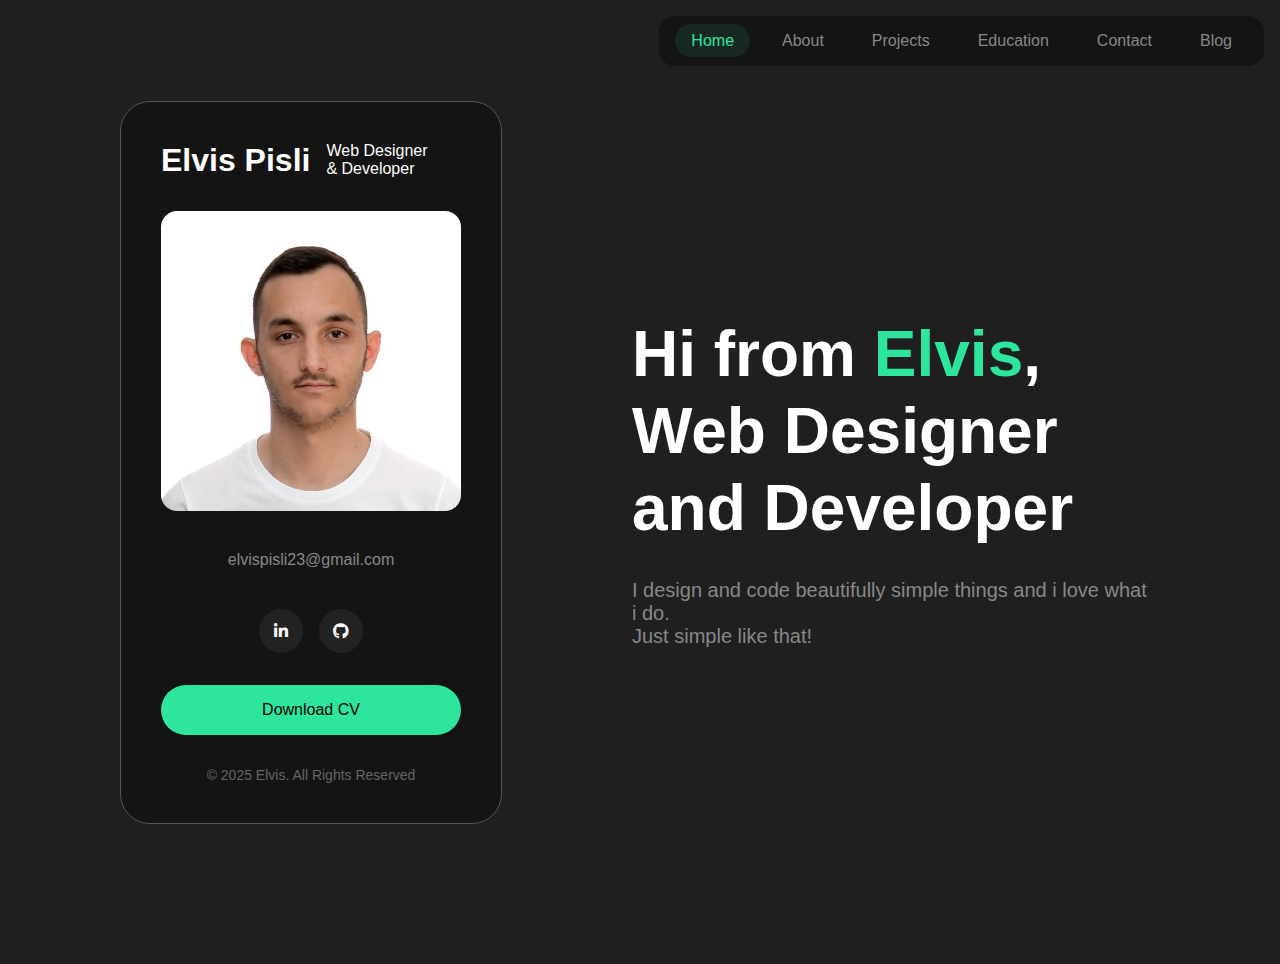
<file: index.html>
<!DOCTYPE html>
<html lang="en">
<head>
    <meta charset="UTF-8">
    <meta name="viewport" content="width=device-width, initial-scale=1.0">
    <title>Elvis - Portfolio</title>
    <link rel="stylesheet" href="./css/style2.css">
    <link rel="stylesheet" href="https://cdnjs.cloudflare.com/ajax/libs/font-awesome/6.7.2/css/all.min.css" integrity="sha512-Evv84Mr4kqVGRNSgIGL/F/aIDqQb7xQ2vcrdIwxfjThSH8CSR7PBEakCr51Ck+w+/U6swU2Im1vVX0SVk9ABhg==" crossorigin="anonymous" referrerpolicy="no-referrer" />
</head>
<body>
    <button class="menu-btn"><i class="fa-solid fa-bars"></i></button>

    <div class="layout">
        <aside class="sidebar">
            <div class="brand">
                <h1>Elvis Pisli</h1>
                <p>Web Designer<br>& Developer</p>
            </div>
            <img src="./img/WhatsApp Image 2025-01-19 at 19.20.09_4cc5918a.jpg" alt="Profile" class="profile-img">
            <div class="contact-info">
                <p>elvispisli23@gmail.com</p>
            </div>
            <div class="social-links">
                <a href="https://al.linkedin.com/in/elvis-pisli-b4b56825a?trk=people-guest_people_search-card" target="_blank" class="social-btn"><i class="fa-brands fa-linkedin-in"></i></a>
                <a href="https://github.com/elvispisli/" target="_blank" class="social-btn"><i class="fa-brands fa-github"></i></a>
            </div>
            <a href="./Elvis Pisli cv.pdf" download target="_blank" class="download-btn">Download CV</a>
            <p class="copyright">© 2025 Elvis. All Rights Reserved</p>
        </aside>

        <main class="main-content">
            <nav class="nav-menu">
                <ul>
                    <li><a href="#home" class="active">Home</a></li>
                    <li><a href="#about">About</a></li>
                    <li><a href="#projects">Projects</a></li>
                    <li><a href="#education">Education</a></li>
                    <li><a href="#contact">Contact</a></li>
                    <li><a href="#blog">Blog</a></li>
                </ul>
            </nav>

            <section id="home" class="active">
                <h2 class="hero-title">Hi from <span>Elvis</span>,<br>Web Designer and Developer</h2>
                <p class="hero-subtitle">I design and code beautifully simple things and i love what i do.<br>Just simple like that!</p>
            </section>

            <section id="about">
                <h2 class="hero-title">About <span>Me</span></h2>
                <p class="hero-subtitle">
                    
                    Im a 20-year-old web developer with a deep passion for programming. Currently, I'm pursuing a Bachelor's degree in Computer Science, which allows me to continuously expand my knowledge and explore the latest advancements in web development.
                </p>
                <h3 class="hero-title">My <span>Programming</span> Languages</h3>
                <div class="flex-languages">
                    <span class="languages">HTML</span>
                    <span class="languages">CSS</span>
                    <span class="languages">JavaScript</span>
                    <span class="languages">React</span>
                    <span class="languages">NodeJS</span>
                    <span class="languages">C#</span>
                    <span class="languages">Django</span>
                    <span class="languages">SQL</span>
                    <span class="languages">Python</span>
                </div>

            </section>

            <section id="projects">
                <h2 class="hero-title">My <span>Projects</span></h2>
                <div class="projects-flex">
                    <div class="project-card">
                        <h3>Personal Website</h3>
                        <p>Built a personalized portfolio website to highlight projects and skills</p>
                        <a href="personalWeb.html" class="download-btn"> More </a>
                    </div>
                    <div class="project-card">
                        <h3>Bug Tracer</h3>
                        <p>Task management and bug tracking app where teams can assign tasks</p>
                        <a href="bugTracer.html" class="download-btn"> More </a>
                    </div>
                </div>
                
            </section>

            <section id="education">
                <h2 class="hero-title">Education & <span>Experience</span></h2>
                <div class="timeline">
                    <div class="timeline-item">
                        <div class="timeline-dot"></div>
                        <div class="timeline-date">2023 - Present</div>
                        <h3 class="timeline-title">Bachelor "Computer Science"</h3>
                        <p class="timeline-company">Beder University</p>
                    </div>
            
                    <div class="timeline-item">
                        <div class="timeline-dot"></div>
                        <div class="timeline-date">2021 - 2022</div>
                        <h3 class="timeline-title">Internship Web Developer</h3>
                        <p class="timeline-company">Dominusoft , Rr: “Myslym Shyri”, Tiranë</p>
                    </div>
            
                    <div class="timeline-item">
                        <div class="timeline-dot"></div>
                        <div class="timeline-date">2019 - 2023</div>
                        <h3 class="timeline-title">Branch IT “Programming”</h3>
                        <p class="timeline-company">Shkolla Teknike Elektrike "Gjergj Canco"</p>
                    </div>
                </div>
            </section>

            <section id="contact">
                <h2 class="hero-title">Get in <span>Touch</span></h2>
                <form class="contact-form">
                    <div class="form-group">
                        <label for="name">Name</label>
                        <input type="text" id="name" required>
                    </div>
                    <div class="form-group">
                        <label for="email">Email</label>
                        <input type="email" id="email" required>
                    </div>
                    <div class="form-group">
                        <label for="message">Message</label>
                        <textarea id="message" rows="5" required></textarea>
                    </div>
                    <button type="submit" class="download-btn">Send Message</button>
                </form>
            </section>

            <section id="blog">
                <h2 class="hero-title">Latest <span>Posts</span></h2>
                <div class="projects-flex">
                    <div class="project-card">
                        <h3>Development Tips</h3>
                        <p>Essential tips for development...</p>
                        <a href="./blog.html" class="download-btn"> More </a>
                    </div>
                    <div class="project-card">
                        <h3>Design Systems</h3>
                        <p>Building scalable design systems...</p>
                        <a href="#" class="download-btn"> Cooming soon... </a>
                    </div>
                </div>
            </section>
        </main>
    </div>

    <script>
          // Navigation handling
          document.querySelectorAll('.nav-menu a').forEach(link => {
            link.addEventListener('click', (e) => {
                e.preventDefault();
                
                // Remove active class from all links and sections
                document.querySelectorAll('.nav-menu a').forEach(l => l.classList.remove('active'));
                document.querySelectorAll('section').forEach(s => s.classList.remove('active'));
                
                // Add active class to clicked link
                link.classList.add('active');
                
                // Show corresponding section
                const targetId = link.getAttribute('href').slice(1);
                document.getElementById(targetId).classList.add('active');

                // Close mobile menu after clicking a link
                document.querySelector('.nav-menu').classList.remove('active');
            });
        });

        // Mobile menu toggle
        document.querySelector('.menu-btn').addEventListener('click', () => {
            document.querySelector('.nav-menu').classList.toggle('active');
        });

        // Form submission
        document.querySelector('.contact-form')?.addEventListener('submit', (e) => {
            e.preventDefault();
            alert('Message sent! (Demo only)');
        });
    </script>
</body>
</html>
</file>
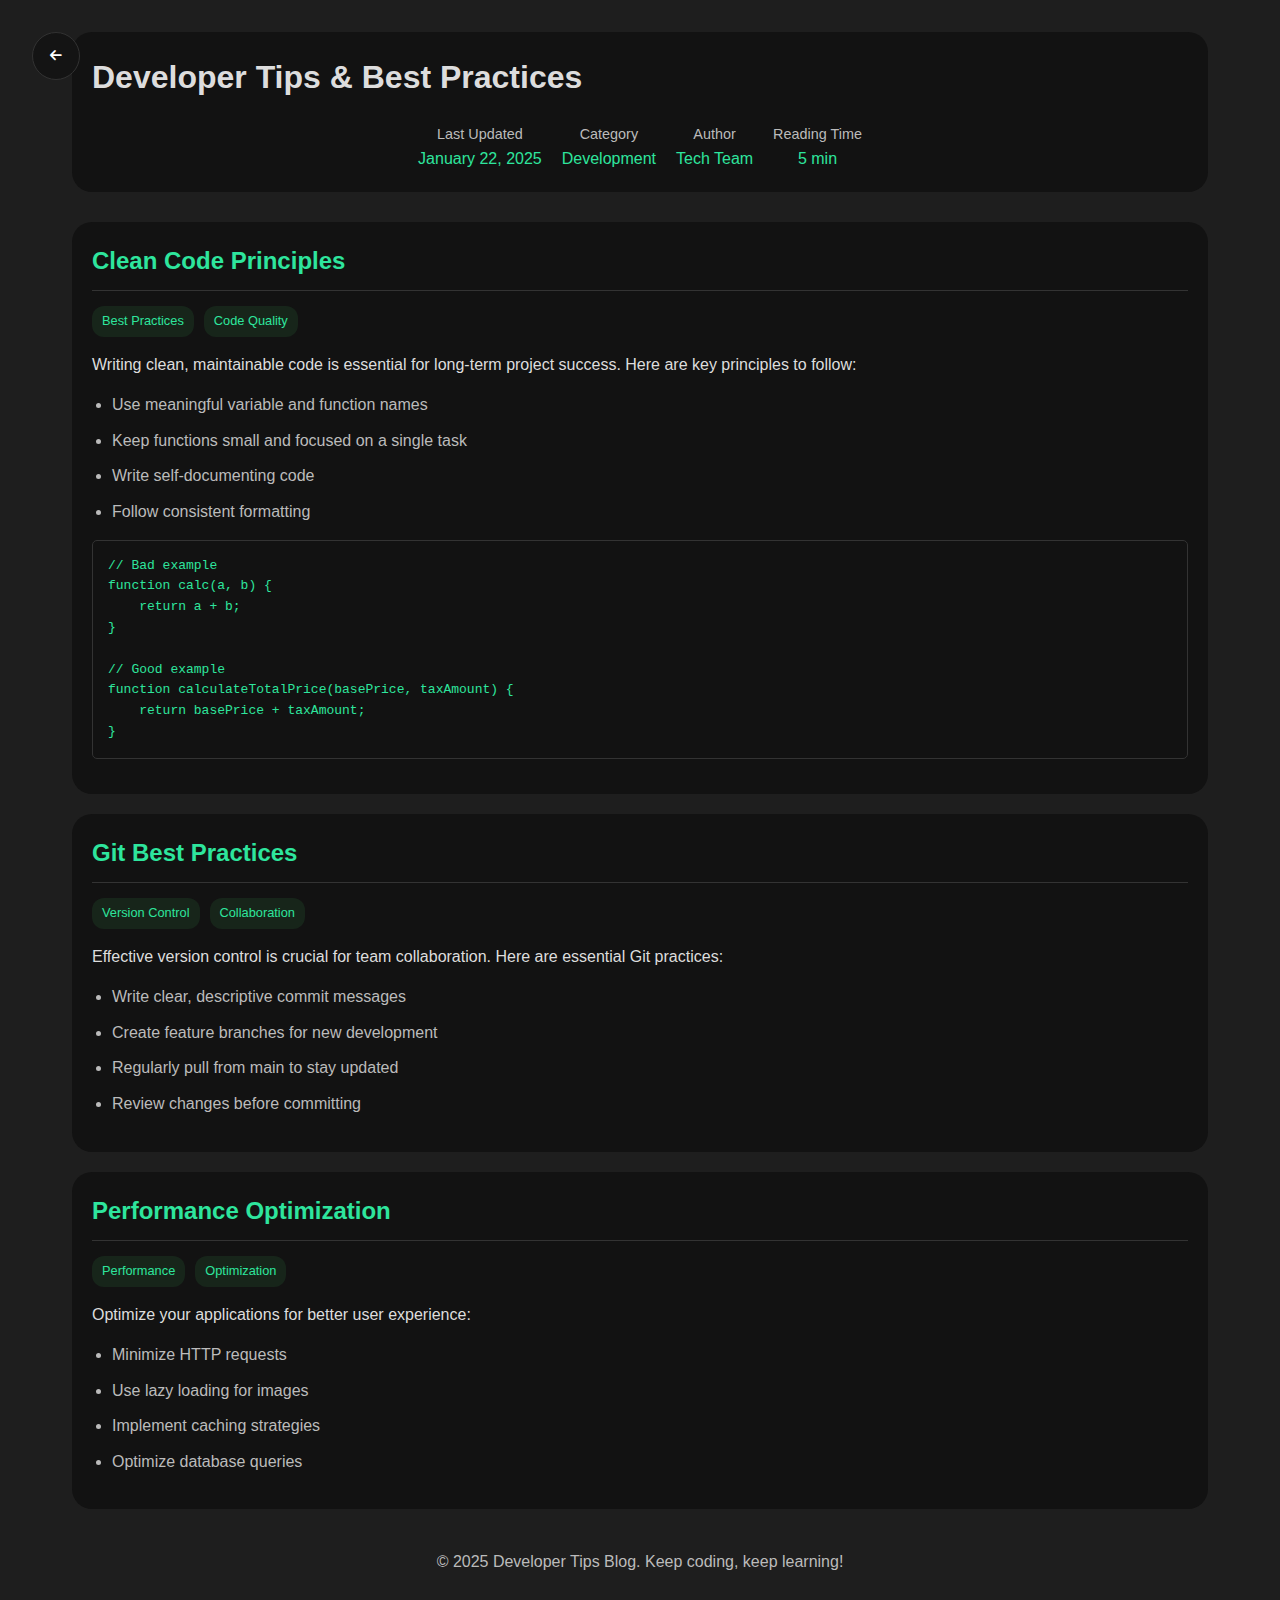
<file: blog.html>
<!DOCTYPE html>
<html lang="en">
<head>
    <meta charset="UTF-8">
    <meta name="viewport" content="width=device-width, initial-scale=1.0">
    <title>Developer Tips Blog</title>
    <link rel="stylesheet" href="./css/blog.css">
    <link rel="stylesheet" href="https://cdnjs.cloudflare.com/ajax/libs/font-awesome/6.7.2/css/all.min.css" integrity="sha512-Evv84Mr4kqVGRNSgIGL/F/aIDqQb7xQ2vcrdIwxfjThSH8CSR7PBEakCr51Ck+w+/U6swU2Im1vVX0SVk9ABhg==" crossorigin="anonymous" referrerpolicy="no-referrer" />
</head>
<body>
    <button class="back-button"><i class="fa-solid fa-arrow-left"></i></button>
    
    <div class="container">
        <header>
            <h1>Developer Tips & Best Practices</h1>
            <div class="header-info">
                <div class="info-item">
                    <span class="info-label">Last Updated</span>
                    <span class="info-value">January 22, 2025</span>
                </div>
                <div class="info-item">
                    <span class="info-label">Category</span>
                    <span class="info-value">Development</span>
                </div>
                <div class="info-item">
                    <span class="info-label">Author</span>
                    <span class="info-value">Tech Team</span>
                </div>
                <div class="info-item">
                    <span class="info-label">Reading Time</span>
                    <span class="info-value">5 min</span>
                </div>
            </div>
        </header>

        <main>
            <article>
                <h2>Clean Code Principles</h2>
                <div class="article-meta">
                    <span class="tag">Best Practices</span>
                    <span class="tag">Code Quality</span>
                </div>
                <p>
                    Writing clean, maintainable code is essential for long-term project success. Here are key principles to follow:
                </p>
                <ul>
                    <li>Use meaningful variable and function names</li>
                    <li>Keep functions small and focused on a single task</li>
                    <li>Write self-documenting code</li>
                    <li>Follow consistent formatting</li>
                </ul>
                <pre><code>// Bad example
function calc(a, b) {
    return a + b;
}

// Good example
function calculateTotalPrice(basePrice, taxAmount) {
    return basePrice + taxAmount;
}</code></pre>
            </article>

            <article>
                <h2>Git Best Practices</h2>
                <div class="article-meta">
                    <span class="tag">Version Control</span>
                    <span class="tag">Collaboration</span>
                </div>
                <p>
                    Effective version control is crucial for team collaboration. Here are essential Git practices:
                </p>
                <ul>
                    <li>Write clear, descriptive commit messages</li>
                    <li>Create feature branches for new development</li>
                    <li>Regularly pull from main to stay updated</li>
                    <li>Review changes before committing</li>
                </ul>
            </article>

            <article>
                <h2>Performance Optimization</h2>
                <div class="article-meta">
                    <span class="tag">Performance</span>
                    <span class="tag">Optimization</span>
                </div>
                <p>
                    Optimize your applications for better user experience:
                </p>
                <ul>
                    <li>Minimize HTTP requests</li>
                    <li>Use lazy loading for images</li>
                    <li>Implement caching strategies</li>
                    <li>Optimize database queries</li>
                </ul>
            </article>
        </main>

        <footer>
            <p>&copy; 2025 Developer Tips Blog. Keep coding, keep learning!</p>
        </footer>
    </div>
    <script>
        document.querySelector('.back-button').addEventListener('click', () => {
            window.history.back();
        });
    </script>
</body>
</html>
</file>
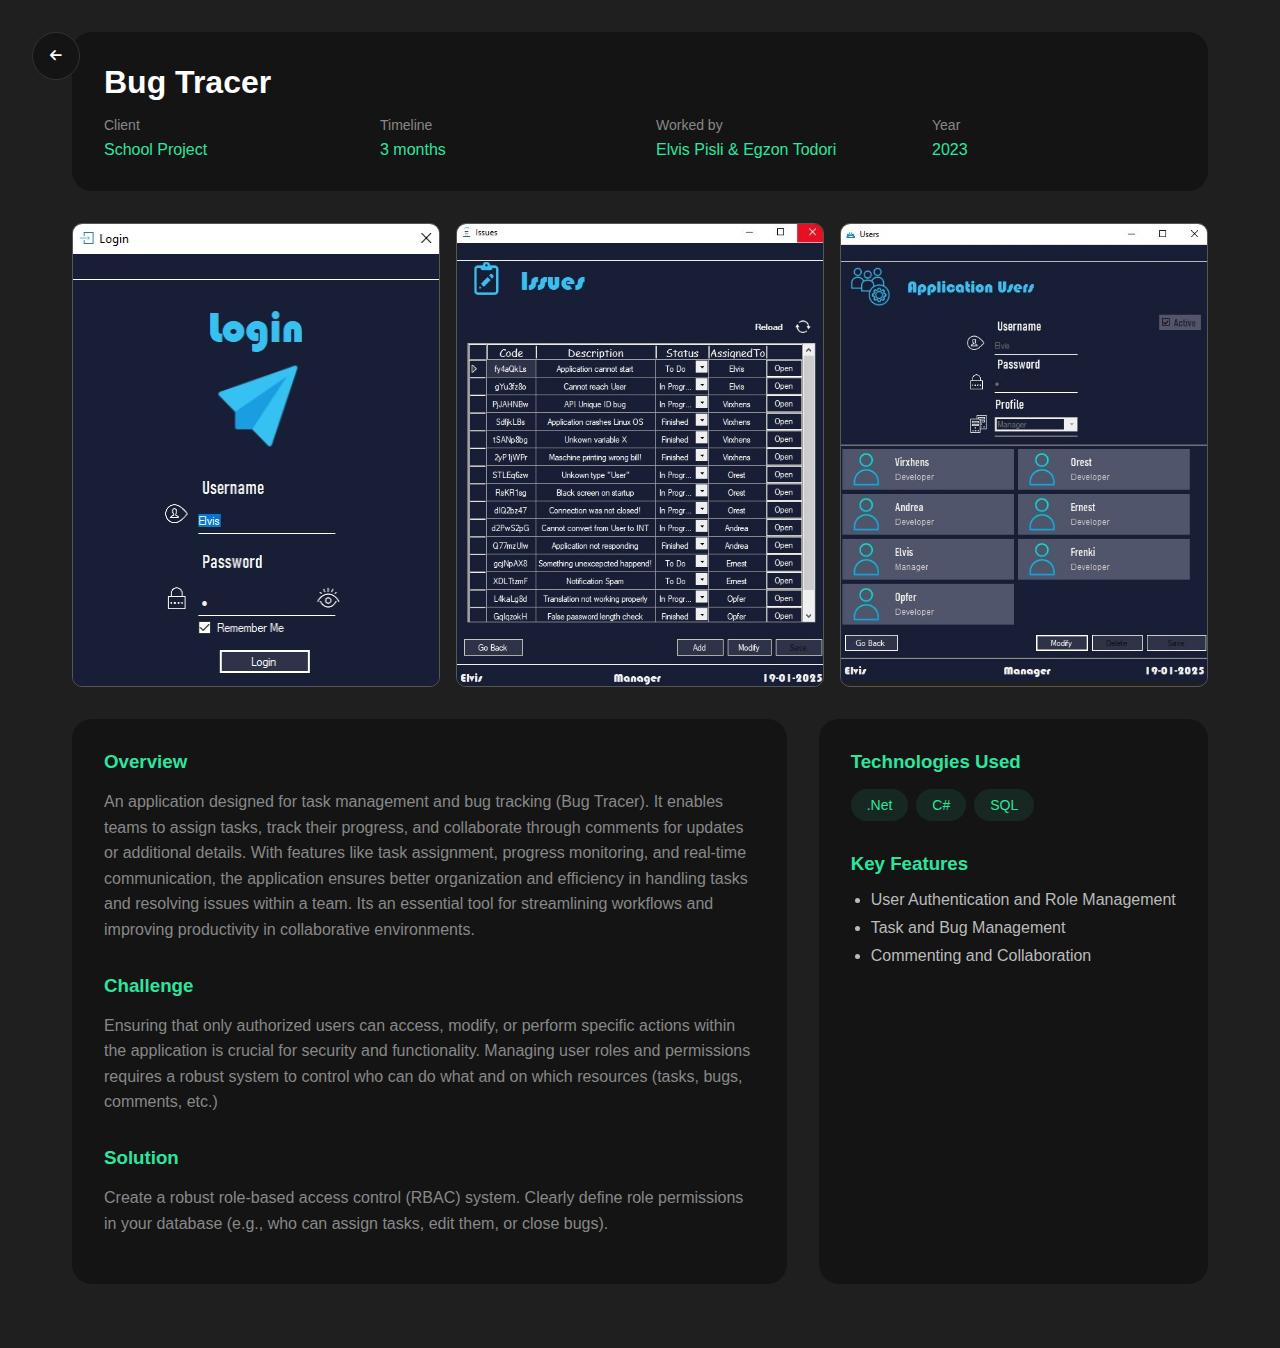
<file: bugTracer.html>
<!DOCTYPE html>
<html lang="en">
<head>
    <meta charset="UTF-8">
    <meta name="viewport" content="width=device-width, initial-scale=1.0">
    <title>Project Details - Elvis Portfolio</title>
    <link rel="stylesheet" href="./css/project.css">
    <link rel="stylesheet" href="https://cdnjs.cloudflare.com/ajax/libs/font-awesome/6.7.2/css/all.min.css" integrity="sha512-Evv84Mr4kqVGRNSgIGL/F/aIDqQb7xQ2vcrdIwxfjThSH8CSR7PBEakCr51Ck+w+/U6swU2Im1vVX0SVk9ABhg==" crossorigin="anonymous" referrerpolicy="no-referrer" />
</head>
<body>
    <button class="back-button"><i class="fa-solid fa-arrow-left"></i></button>

    <div class="container">
        <header class="project-header">
            <h1>Bug Tracer</h1>
            <div class="project-meta">
                <div class="meta-item">
                    <div class="meta-label">Client</div>
                    <div class="meta-value">School Project</div>
                </div>
                <div class="meta-item">
                    <div class="meta-label">Timeline</div>
                    <div class="meta-value">3 months</div>
                </div>
                <div class="meta-item">
                    <div class="meta-label">Worked by</div>
                    <div class="meta-value">Elvis Pisli & Egzon Todori</div>
                </div>
                <div class="meta-item">
                    <div class="meta-label">Year</div>
                    <div class="meta-value">2023</div>
                </div>
            </div>
        </header>

        <div class="project-gallery">
            <div class="gallery-item">
                <img src="./img/bugLogIn.jpg" alt="Project Screenshot 1">
            </div>
            <div class="gallery-item">
                <img src="./img/bugIssues.jpg" alt="Project Screenshot 2">
            </div>
            <div class="gallery-item">
                <img src="./img/bugUser.jpg" alt="Project Screenshot 3">
            </div>
        </div>

        <div class="project-content">
            <div class="content-main">
                <div class="content-section">
                    <h3>Overview</h3>
                    <p>An application designed for task management and bug tracking (Bug Tracer). It enables teams to assign tasks, track their progress, and collaborate through comments for updates or additional details.
                        With features like task assignment, progress monitoring, and real-time communication, the application ensures better organization and efficiency in handling tasks and resolving issues within a team. Its an essential tool for streamlining workflows and improving productivity in collaborative environments.</p>
                </div>

                <div class="content-section">
                    <h3>Challenge</h3>
                    <p> Ensuring that only authorized users can access, modify, or perform specific actions within the application is crucial for security and functionality. Managing user roles and permissions requires a robust system to control who can do what and on which resources (tasks, bugs, comments, etc.)</p>
                </div>

                <div class="content-section">
                    <h3>Solution</h3>
                    <p>
                        Create a robust role-based access control (RBAC) system.
                        Clearly define role permissions in your database (e.g., who can assign tasks, edit them, or close bugs).
                    </p>
                </div>
            </div>

            <div class="content-sidebar">
                <div class="content-section">
                    <h3>Technologies Used</h3>
                    <div class="tech-stack">
                        <span class="tech-item">.Net</span>
                        <span class="tech-item">C#</span>
                        <span class="tech-item">SQL</span>
                    </div>
                </div>

                <div class="content-section">
                    <h3>Key Features</h3>
                    <ul>
                        <li>User Authentication and Role Management</li>
                        <li>Task and Bug Management</li>
                        <li>Commenting and Collaboration</li>
                    </ul>
                </div>
            
            </div>
        </div>

    </div>

    <script>
        document.querySelector('.back-button').addEventListener('click', () => {
            window.history.back();
        });
    </script>
</body>
</html>
</file>
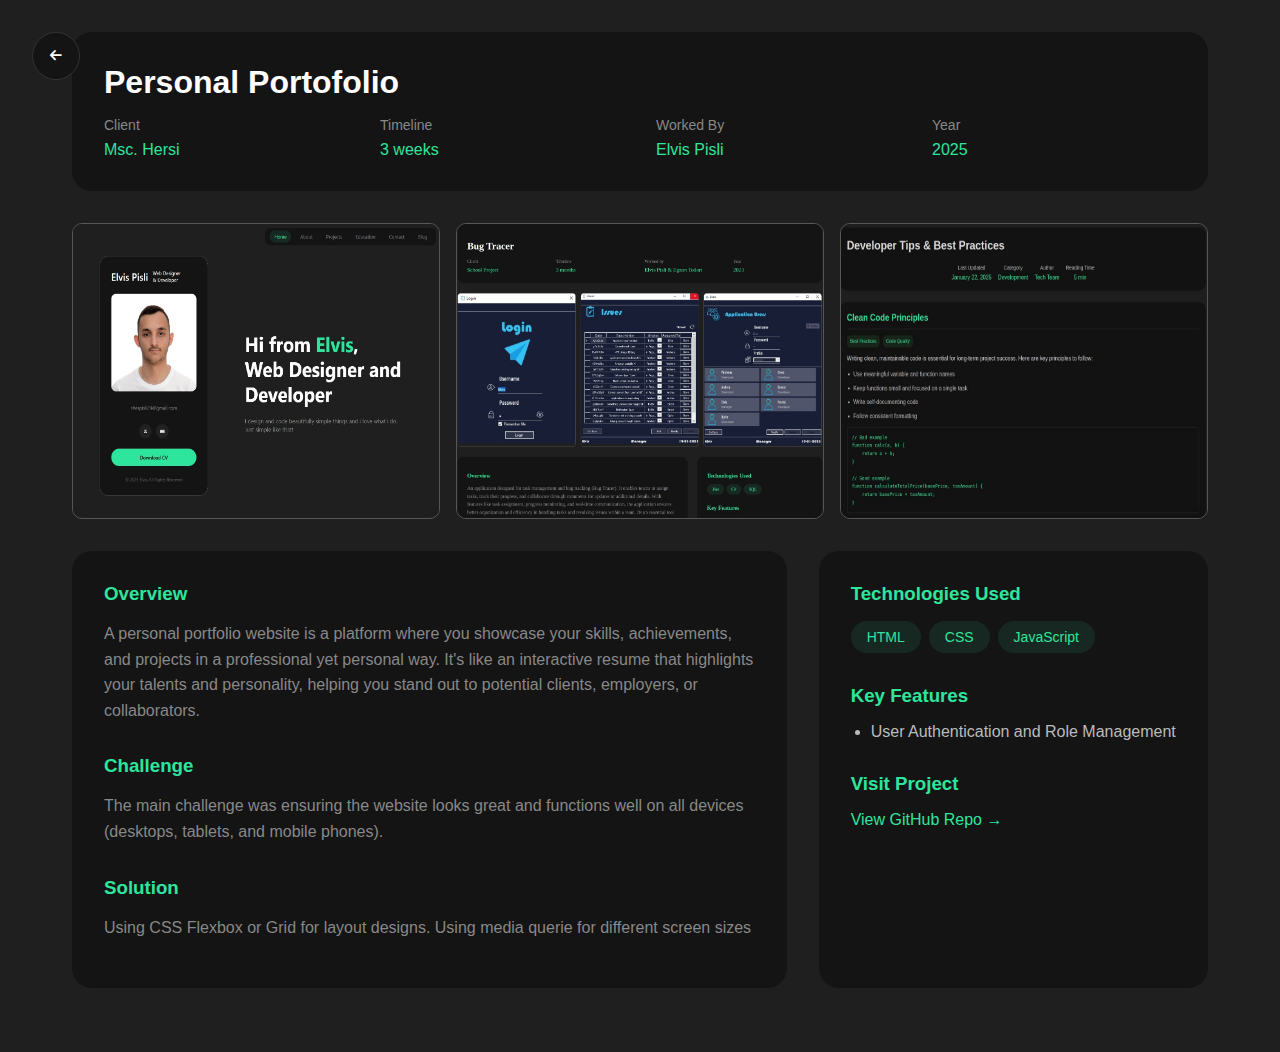
<file: personalWeb.html>
<!DOCTYPE html>
<html lang="en">
<head>
    <meta charset="UTF-8">
    <meta name="viewport" content="width=device-width, initial-scale=1.0">
    <title>Project Details - Elvis Portfolio</title>
    <link rel="stylesheet" href="./css/project.css">
    <link rel="stylesheet" href="https://cdnjs.cloudflare.com/ajax/libs/font-awesome/6.7.2/css/all.min.css" integrity="sha512-Evv84Mr4kqVGRNSgIGL/F/aIDqQb7xQ2vcrdIwxfjThSH8CSR7PBEakCr51Ck+w+/U6swU2Im1vVX0SVk9ABhg==" crossorigin="anonymous" referrerpolicy="no-referrer" />
</head>
<body>
    <button class="back-button"><i class="fa-solid fa-arrow-left"></i></button>

    <div class="container">
        <header class="project-header">
            <h1>Personal Portofolio</h1>
            <div class="project-meta">
                <div class="meta-item">
                    <div class="meta-label">Client</div>
                    <div class="meta-value">Msc. Hersi</div>
                </div>
                <div class="meta-item">
                    <div class="meta-label">Timeline</div>
                    <div class="meta-value">3 weeks</div>
                </div>
                <div class="meta-item">
                    <div class="meta-label">Worked By</div>
                    <div class="meta-value">Elvis Pisli</div>
                </div>
                <div class="meta-item">
                    <div class="meta-label">Year</div>
                    <div class="meta-value">2025</div>
                </div>
            </div>
        </header>

        <div class="project-gallery">
            <div class="gallery-item">
                <img src="./img/portofolioHome.jpg" alt="Project Screenshot 1" style="height: 290px;">
            </div>
            <div class="gallery-item">
                <img src="./img/portofolioProject.jpg" alt="Project Screenshot 2">
            </div>
            <div class="gallery-item">
                <img src="./img/portofolioBlog.jpg" alt="Project Screenshot 3">
            </div>
        </div>

        <div class="project-content">
            <div class="content-main">
                <div class="content-section">
                    <h3>Overview</h3>
                    <p>A personal portfolio website is a platform where you showcase your skills, achievements, and projects in a professional yet personal way. It's like an interactive resume that highlights your talents and personality, helping you stand out to potential clients, employers, or collaborators.</p>
                </div>

                <div class="content-section">
                    <h3>Challenge</h3>
                    <p>The main challenge was ensuring the website looks great and functions well on all devices (desktops, tablets, and mobile phones).</p>
                </div>

                <div class="content-section">
                    <h3>Solution</h3>
                    <p>Using CSS Flexbox or Grid for layout designs. Using media querie for different screen sizes</p>
                </div>

            </div>

            <div class="content-sidebar">
                <div class="content-section">
                    <h3>Technologies Used</h3>
                    <div class="tech-stack">
                        <span class="tech-item">HTML</span>
                        <span class="tech-item">CSS</span>
                        <span class="tech-item">JavaScript</span>
                    </div>
                </div>

                <div class="content-section">
                    <h3>Key Features</h3>
                    <ul>
                        <li>User Authentication and Role Management</li>
                    </ul>
                </div>

                <div class="content-section">
                    <h3>Visit Project</h3>
                    <a href="https://github.com/elvispisli/portofolio" target="_blank" style="color: #2EE59D; text-decoration: none;">View GitHub Repo →</a>
                </div>
            </div>
        </div>
    </div>

    <script>
        document.querySelector('.back-button').addEventListener('click', () => {
            window.history.back();
        });
    </script>
</body>
</html>
</file>
<file: css/style2.css>
/* Base styles */
 * {
    margin: 0;
    padding: 0;
    box-sizing: border-box;
    font-family: -apple-system, BlinkMacSystemFont, 'Segoe UI', Roboto, sans-serif;
}

body {
    background-color: #1f1f1f;
    color: #ffffff;
    overflow-y: hidden;
    margin-left: 100px;
    margin-right: 100px;
}

/* Layout with Flexbox */
.layout {
    display: flex;
    min-height: 100vh;
    align-items: center;
}

/* Sidebar */
.sidebar {
    background-color: #141414;
    padding: 40px;
    border-radius: 30px;
    border: 1px solid #565656;
    margin: 20px;
    margin-bottom: 60px;
    position: fixed;
    min-width: 350px;
    /* height: 500px; */
    display: flex;
    flex-direction: column;
}

.languages{
    border: 1px solid #565656;
    border-radius: 30px;
    padding: 16px;
    text-align: center;
    width: 150px;
    background-color:#141414;
}
.flex-languages{
    display: flex;
    flex-direction: row;
    gap: 20px;
    flex-wrap: wrap;
}
.languages:hover{
    background-color: #2EE59D;
}

.brand {
    display: flex;
    align-items: center;
    gap: 16px;
    margin-bottom: 32px;
}

.brand h1 {
    font-size: 32px;
    font-weight: 600;
}

.profile-img {
    width: 100%;
    height: 300px;
    border-radius: 16px;
    margin-bottom: 32px;
    object-fit: cover;
    background-color: #222;
}

.contact-info {
    text-align: center;
    margin-bottom: 32px;
}

.contact-info p {
    color: #888;
    margin: 8px 0;
}

.social-links {
    display: flex;
    justify-content: center;
    gap: 16px;
    margin-bottom: 32px;
}

.social-btn {
    width: 44px;
    height: 44px;
    border-radius: 50%;
    background-color: #222;
    display: flex;
    align-items: center;
    justify-content: center;
    color: #fff;
    text-decoration: none;
    transition: background-color 0.3s;
}

.social-btn:hover {
    background-color: #2EE59D;
}

.download-btn {
    background-color: #2EE59D;
    color: #000;
    padding: 16px;
    border-radius: 50px;
    text-align: center;
    text-decoration: none;
    font-weight: 500;
    transition: transform 0.3s;

}

.download-btn:hover {
    transform: translateY(-2px);
}

/* Main Content */
.main-content {
    flex: 1;
    margin-left: 400px;
    padding: 32px;
}

/* Navigation */
.nav-menu {
    position: fixed;
    top: 16px;
    right: 16px;
    background-color: #141414;
    padding: 16px;
    border-radius: 16px;
    z-index: 100;
}

.nav-menu ul {
    display: flex;
    gap: 16px;
    list-style: none;
}

.nav-menu a {
    color: #888;
    text-decoration: none;
    padding: 8px 16px;
    border-radius: 50px;
    transition: all 0.3s;
}

.nav-menu a:hover,
.nav-menu a.active {
    color: #2EE59D;
    background-color: rgba(46, 229, 157, 0.1);
}

.introduce-badge {
    display: inline-flex;
    align-items: center;
    gap: 8px;
    background-color: rgba(255, 255, 255, 0.1);
    padding: 8px 16px;
    border-radius: 50px;
    color: #fff;
    text-decoration: none;
    margin-bottom: 32px;
}

/* Hero Section */
.hero-title {
    font-size: 64px;
    line-height: 1.2;
    margin-bottom: 32px;
}

.hero-title span {
    color: #2EE59D;
}

.hero-subtitle {
    color: #888;
    font-size: 20px;
    margin-bottom: 64px;
}

/* experience */
.timeline {
    position: relative;
    max-width: 800px;
    padding: 40px 0;
}

.timeline::before {
    content: '';
    position: absolute;
    left: 10px;
    top: 0;
    width: 2px;
    height: 90%;
    background-color: #333;
}

.timeline-item {
    position: relative;
    margin-bottom: 60px;
    padding-left: 50px;
}

.timeline-dot {
    position: absolute;
    left: 10px;
    top: 8px;
    width: 22px;
    height: 22px;
    background-color: #2EE59D;
    border-radius: 50%;
    transform: translateX(-10px);
}

.timeline-date {
    font-size: 16px;
    color: #2EE59D;
    margin-bottom: 8px;
}

.timeline-title {
    font-size: 24px;
    color: #fff;
    margin-bottom: 4px;
}

.timeline-company {
    font-size: 14px;
    color: #666;
    margin-bottom: 24px;
}
 
/* Projects Flexbox */
.projects-flex {
    display: flex;
    flex-wrap: wrap;
    gap: 32px;
    margin-top: 32px;

}

.project-card {
    flex: 1;
    min-width: 300px;
    background-color: #141414;
    border-radius: 16px;
    padding: 24px;
    transition: transform 0.3s;
    display: flex;
    flex-direction: column;
    gap: 20px;
}

.project-card:hover {
    transform: translateY(-5px);
}

/* Sections */
section {
    min-height: 100vh;
    padding-top: 64px;
    display: none;
    margin-left: 100px;
}

section.active {
    display: flex;
    flex-direction: column;
    justify-content: center;
}

/* Contact Form */
.contact-form {
    max-width: 600px;
    margin-top: 32px;
}

.form-group {
    margin-bottom: 24px;
}

.form-group label {
    display: block;
    margin-bottom: 8px;
    color: #888;
}

.form-group input,
.form-group textarea {
    width: 100%;
    padding: 16px;
    background-color: #141414;
    border: 1px solid #222;
    border-radius: 8px;
    color: #fff;
    font-size: 16px;
}

.form-group input:focus,
.form-group textarea:focus {
    outline: none;
    border-color: #2EE59D;
}
/* 
/* Copyright */
.copyright {
    color: #666;
    font-size: 14px;
    text-align: center;
    margin-top: 32px;
} 
.menu-btn {
    display: none;
    position: fixed;
    top: 16px;
    right: 16px;
    background-color: #141414;
    border: 1px solid #565656;
    color: #fff;
    width: 44px;
    height: 44px;
    border-radius: 50%;
    z-index: 1000;
    cursor: pointer;
}

/* Responsive Design */
@media (max-width: 1200px) {
    body {
        background-color: #1f1f1f;
        color: #ffffff;
        overflow-y: auto;
        margin-left: 0;
        margin-right: 0;
    }
    section {
        min-height: auto;
        padding-top: 64px;
        display: none;
        margin-left: 0;
    }
    
    section.active {
        display: flex;
        flex-direction: column;
        justify-content: center;
    }

    
    .layout {
        flex-direction: column;
    }
    
    .sidebar {
        position: relative;
        width: auto;
        height: auto;
        margin-bottom: 32px;
        margin-top: 50px;
    }

    .main-content {
        margin-left: 0;
    }

    /* Mobile Navigation Styles */
    .menu-btn {
        display: block;
    }

    .nav-menu {
        position: fixed;
        top: 0;
        right: -100%;
        height: 100vh;
        width: 250px;
        background-color: #141414;
        transition: right 0.3s ease;
        padding-top: 64px;
    }

    .nav-menu.active {
        right: 0;
    }

    .nav-menu ul {
        flex-direction: column;
        gap: 16px;
        padding: 16px;
    }

    .nav-menu a {
        display: block;
        padding: 16px;
    }

    .hero-title {
        font-size: 48px;
    }
}
</file>
<file: css/blog.css>
* {
    margin: 0;
    padding: 0;
    box-sizing: border-box;
}

body {
    font-family: Arial, sans-serif;
    background-color: #1e1e1e;
    color: #ddd;
    line-height: 1.6;
}

.container {
    display: flex;
    flex-direction: column;
    align-items: center;
    max-width: 1200px;
    margin: 0 auto;
    padding: 32px;
}

header {
    display: flex;
    flex-direction: column;
    /* align-items: center; */
    background-color: #121212;
    padding: 20px;
    margin-bottom: 30px;
    border-radius: 20px;
    min-width: 100%;
}

header h1 {
    font-size: 32px;
    margin-bottom: 20px;
}

.header-info {
    display: flex;
    flex-wrap: wrap;
    gap: 20px;
    justify-content: center;
}

.info-item {
    display: flex;
    flex-direction: column;
    align-items: center;
}

.info-label {
    color: #bbb;
    font-size: 0.9em;
}

.info-value {
    color: #2EE59D;
}

main {
    display: flex;
    flex-direction: column;
    gap: 20px;
    width: 100%;
}

article {
    background-color: #121212;
    padding: 20px;
    border-radius: 20px;
    width: 100%;
    max-width: 1200px;
    margin: 0 auto;
}

h2 {
    color: #2EE59D;
    margin-bottom: 15px;
    border-bottom: 1px solid #333;
    padding-bottom: 10px;
}

.article-meta {
    display: flex;
    gap: 10px;
    margin-bottom: 15px;
}

.tag {
    background-color: rgba(68, 204, 102, 0.1);
    color: #2EE59D;
    padding: 5px 10px;
    border-radius: 12px;
    font-size: 0.8em;
}

ul {
    margin: 15px 0;
    padding-left: 20px;
    color: #bbb;
}

li {
    margin-bottom: 10px;
}

pre {
    background-color: #121212;
    color: #2EE59D;
    padding: 15px;
    border-radius: 5px;
    border: 1px solid #333;
    overflow-x: auto;
    margin: 15px 0;
}

footer {
    text-align: center;
    padding: 20px;
    margin-top: 20px;
    color: #bbb;
}
/* Back Button */
.back-button {
    position: fixed;
    top: 32px;
    left: 32px;
    background-color: #141414;
    color: #fff;
    border: 1px solid #333;
    padding: 16px;
    border-radius: 50%;
    cursor: pointer;
    z-index: 100;
    width: 48px;
    height: 48px;
    display: flex;
    align-items: center;
    justify-content: center;

}

.back-button:hover {
    background-color: #2EE59D;
    color: #000;
}
/* Responsive Design */
@media (max-width: 768px) {
    header{
        border-radius: 20px;
        min-width: auto;
    }
    header h1{
        padding-top: 10px;
    }
    .header-info{
        justify-content: left;
        flex-direction: column;
    }

    body {
        padding: 16px;
    }

    .back-button {
        top: 16px;
        left: 16px;
    }
}
</file>
<file: css/project.css>
* {
    margin: 0;
    padding: 0;
    box-sizing: border-box;
    font-family: -apple-system, BlinkMacSystemFont, 'Segoe UI', Roboto, sans-serif;
}

body {
    background-color: #1f1f1f;
    color: #ffffff;
    min-height: 100vh;
    display: flex;
    flex-direction: column;
}

.container {
    max-width: 1200px;
    margin: 0 auto;
    padding: 32px;
    width: 100%;
}

/* Project Header */
.project-header {
    background-color: #141414;
    border-radius: 20px;
    padding: 32px;
    margin-bottom: 32px;
}

.project-meta {
    display: flex;
    flex-wrap: wrap;
    gap: 32px;
    margin-top: 16px;
}

.meta-item {
    flex: 1;
    min-width: 200px;
}

.meta-label {
    color: #888;
    font-size: 14px;
    margin-bottom: 8px;
}

.meta-value {
    color: #2EE59D;
    font-size: 16px;
}

/* Project Gallery */
.project-gallery {
    display: flex;
    gap: 16px;
    margin-bottom: 32px;
    flex-wrap: wrap;
}

.gallery-item {
    flex: 1;
    min-width: 300px;
    background-color: #1f1f1f;
    border-radius: 10px;
    overflow: hidden;
    border: 1px solid #565656;
}

.gallery-item img {
    height: -webkit-fill-available;
    width: -webkit-fill-available;
    /* height: 200px; */
    /* object-fit: cover; */
}

/* Project Content */
.project-content {
    display: flex;
    gap: 32px;
    margin-bottom: 32px;
}

.content-main {
    flex: 2;
    background-color: #141414;
    padding: 32px;
    border-radius: 20px;
}

.content-sidebar {
    flex: 1;
    background-color: #141414;
    padding: 32px;
    border-radius: 20px;
}

.content-section {
    margin-bottom: 32px;
}

.content-section:last-child {
    margin-bottom: 0;
}

.content-section h3 {
    color: #2EE59D;
    margin-bottom: 16px;
}

.content-section p {
    color: #888;
    line-height: 1.6;
    margin-bottom: 16px;
}

/* Tech Stack */
.tech-stack {
    display: flex;
    flex-wrap: wrap;
    gap: 8px;
}

.tech-item {
    background-color: rgba(46, 229, 157, 0.1);
    color: #2EE59D;
    padding: 8px 16px;
    border-radius: 20px;
    font-size: 14px;
}

ul {
    margin: 15px 0;
    padding-left: 20px;
    color: #bbb;
}

li {
    margin-bottom: 10px;
}

/* Project Navigation */
.project-nav {
    display: flex;
    justify-content: space-between;
    background-color: #141414;
    padding: 32px;
    border-radius: 20px;
    margin-top: auto;
}

.nav-link {
    color: #fff;
    text-decoration: none;
    display: flex;
    align-items: center;
    gap: 8px;
}

.nav-link:hover {
    color: #2EE59D;
}

/* Back Button */
.back-button {
    position: fixed;
    top: 32px;
    left: 32px;
    background-color: #141414;
    color: #fff;
    border: 1px solid #333;
    padding: 16px;
    border-radius: 50%;
    cursor: pointer;
    z-index: 100;
    width: 48px;
    height: 48px;
    display: flex;
    align-items: center;
    justify-content: center;
}

.back-button:hover {
    background-color: #2EE59D;
    color: #000;
}

/* Responsive Design */
@media (max-width: 768px) {
    .project-content {
        flex-direction: column;
    }

    .container {
        padding: 16px;
    }

    .back-button {
        top: 16px;
        left: 16px;
    }
}
</file>
